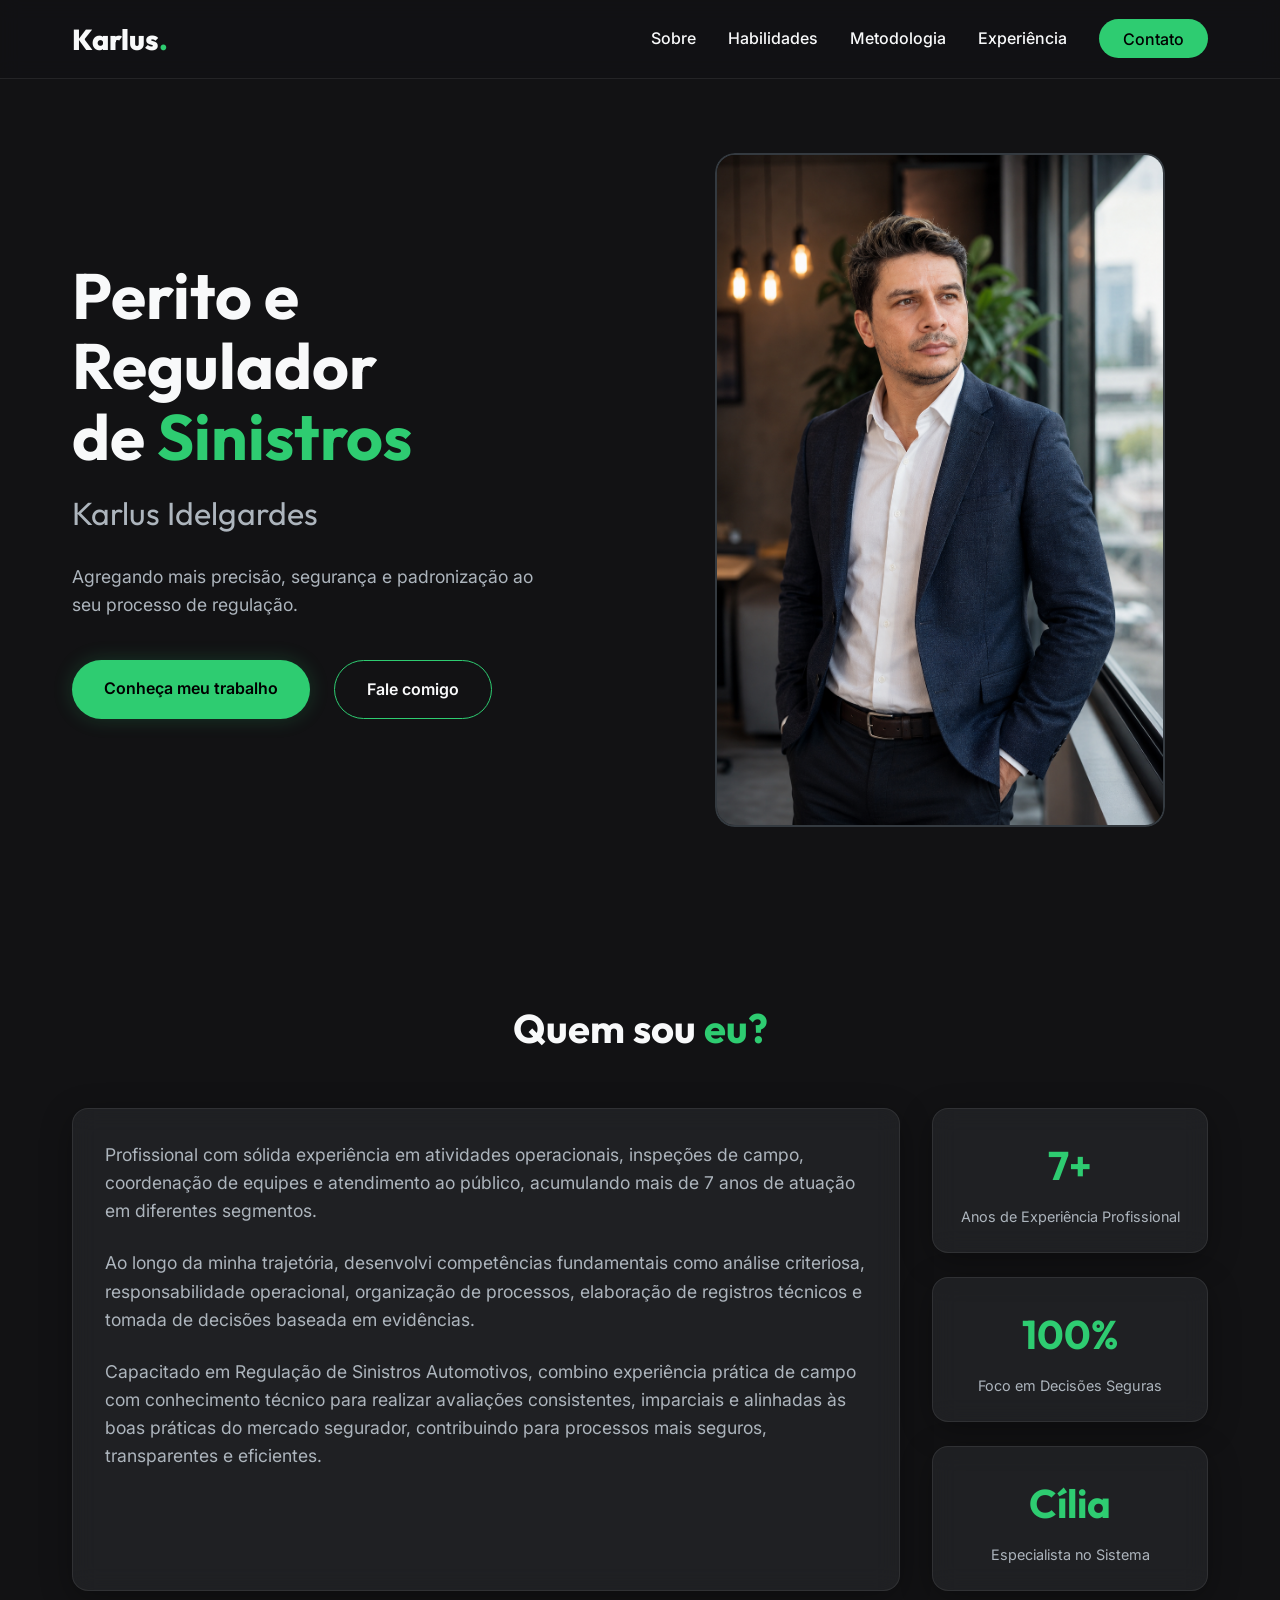
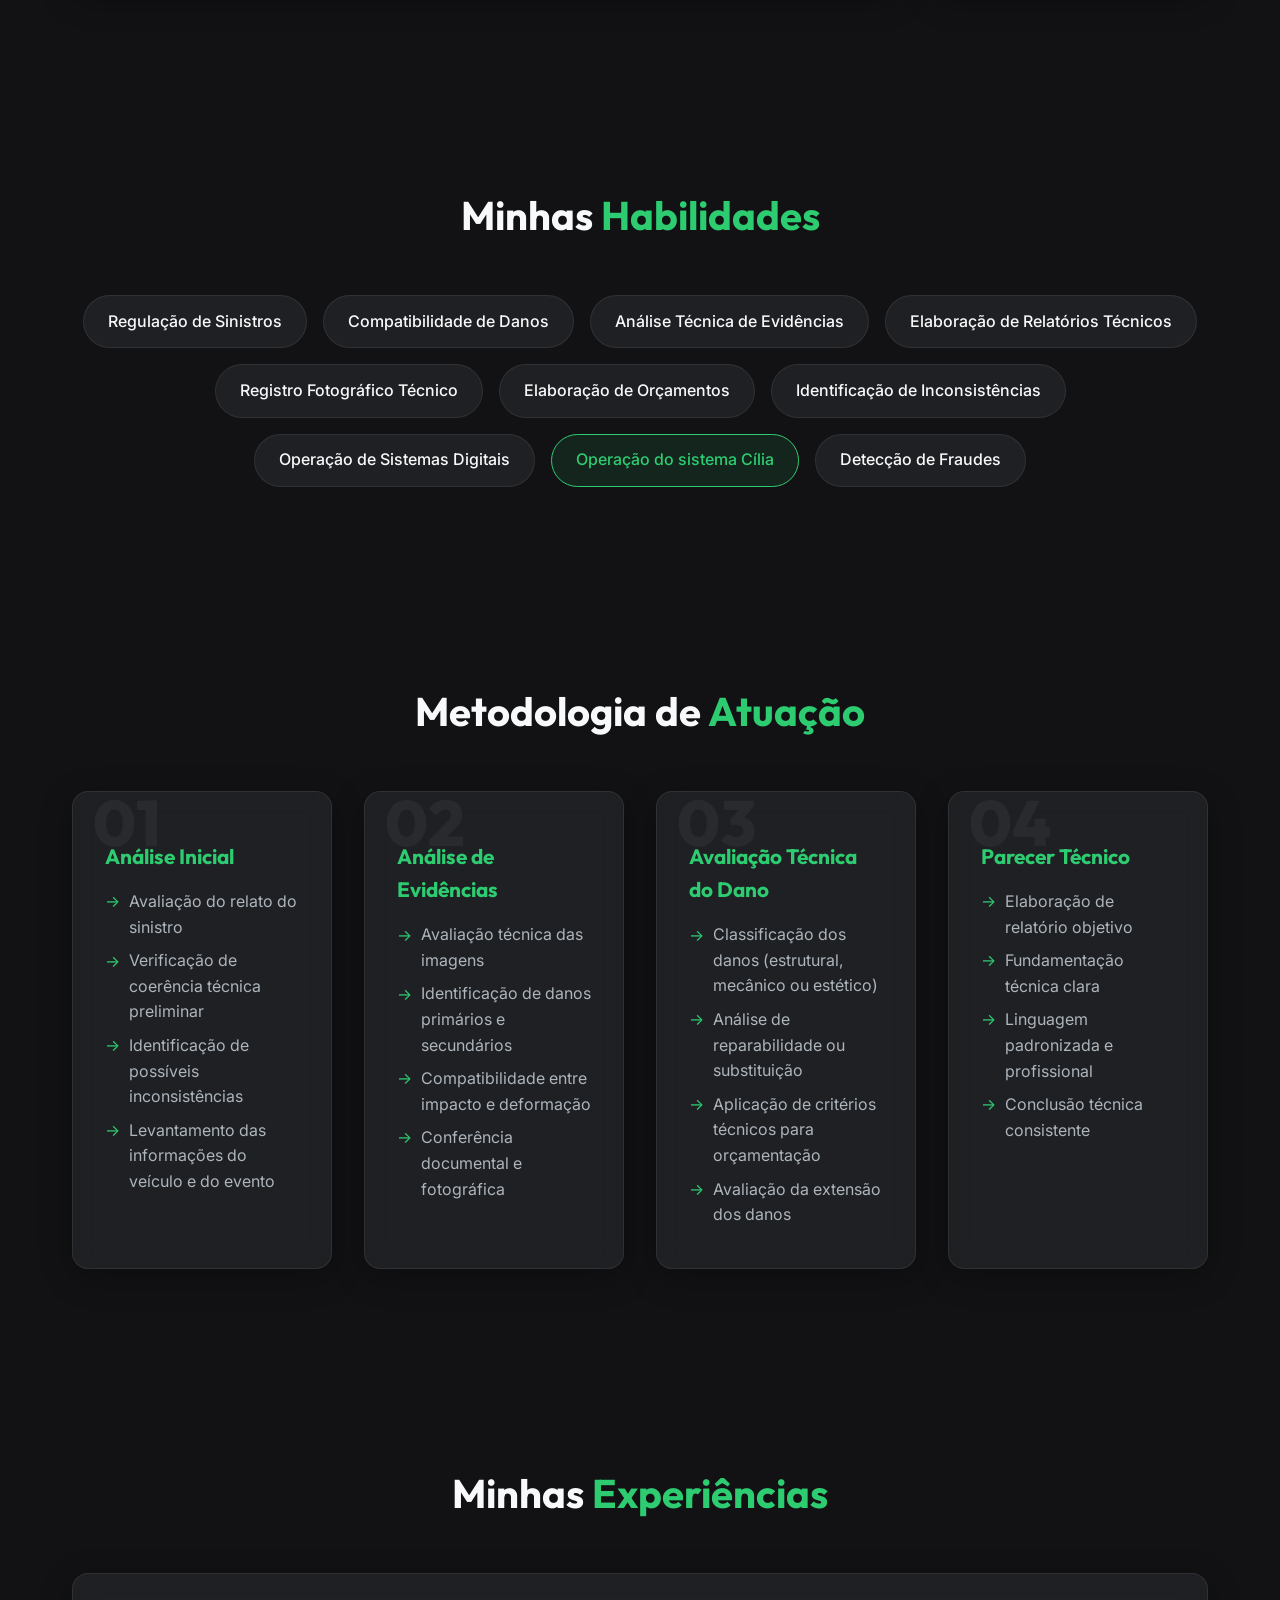
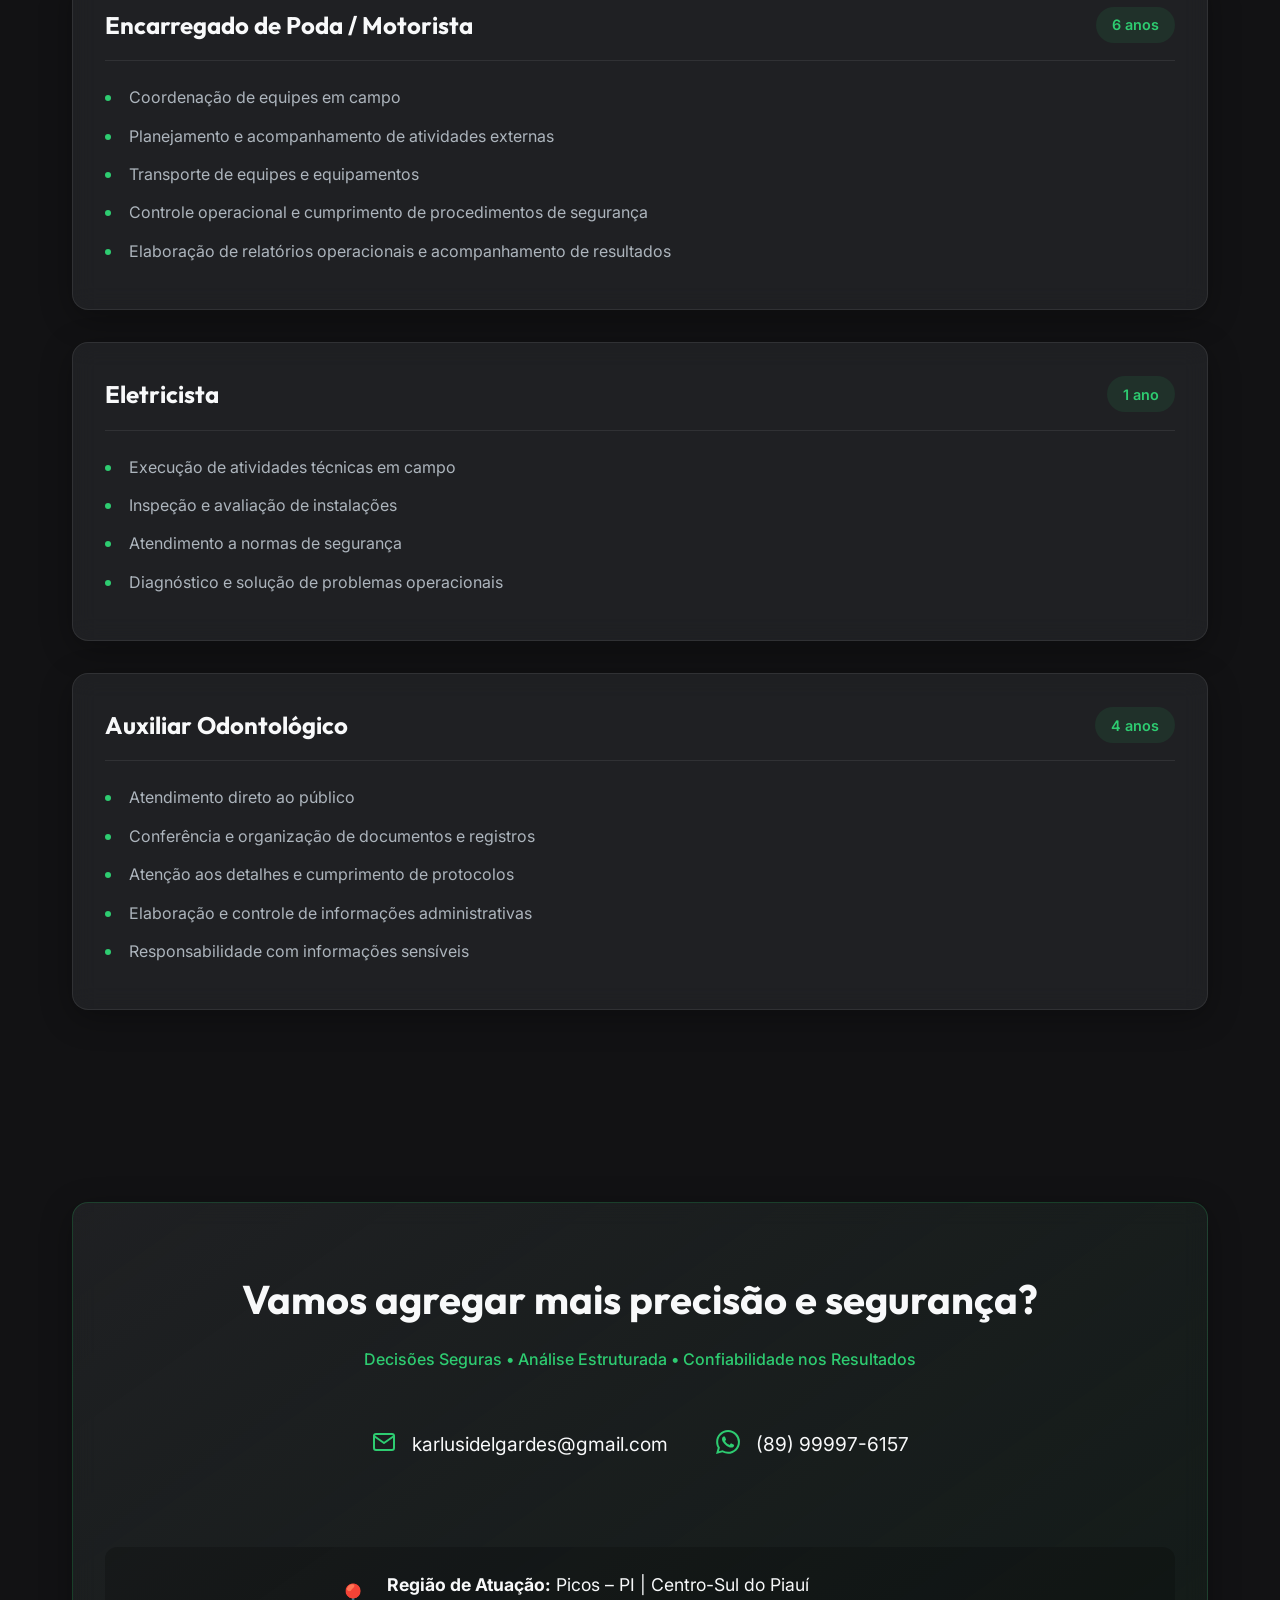
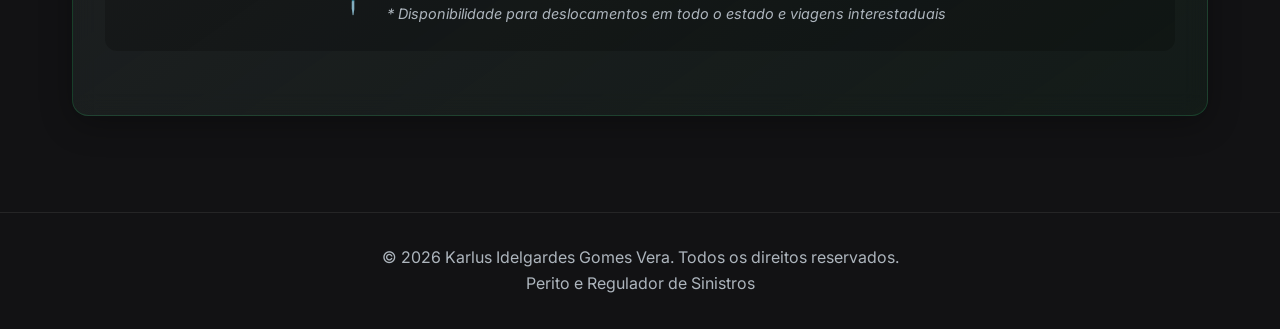
<file: index.html>
<!DOCTYPE html>
<html lang="pt-BR">

<head>
    <meta charset="UTF-8">
    <meta name="viewport" content="width=device-width, initial-scale=1.0">
    <title>Karlus Idelgardes - Perito e Regulador de Sinistros</title>
    <meta name="description" content="Portfólio de Karlus Idelgardes Gomes Vera - Perito e Regulador de Sinistros">
    <link rel="stylesheet" href="style.css">
    <link
        href="https://fonts.googleapis.com/css2?family=Inter:wght@300;400;600;800&family=Outfit:wght@400;700&display=swap"
        rel="stylesheet">
</head>

<body>
    <nav class="navbar">
        <div class="nav-content">
            <a href="#home" class="logo">Karlus<span>.</span></a>
            <ul class="nav-links">
                <li><a href="#sobre">Sobre</a></li>
                <li><a href="#habilidades">Habilidades</a></li>
                <li><a href="#metodologia">Metodologia</a></li>
                <li><a href="#experiencia">Experiência</a></li>
                <li><a href="#contato" class="btn-contato">Contato</a></li>
            </ul>
        </div>
    </nav>

    <header id="home" class="hero">
        <div class="hero-content">
            <div class="hero-text">
                <h1>Perito e Regulador <br>de <span class="highlight">Sinistros</span></h1>
                <h2>Karlus Idelgardes</h2>
                <p>Agregando mais precisão, segurança e padronização ao seu processo de regulação.</p>
                <div class="hero-buttons">
                    <a href="#sobre" class="btn-primary">Conheça meu trabalho</a>
                    <a href="#contato" class="btn-secondary">Fale comigo</a>
                </div>
            </div>
            <div class="hero-image">
                <div class="image-wrapper">
                    <img src="./Imagens%20portifo/Karlus%20Image%2017%20de%20jun.%20de%20Regulador5.png"
                        alt="Karlus Idelgardes - Foto">
                    <div class="glow"></div>
                </div>
            </div>
        </div>
    </header>

    <section id="sobre" class="about-section fade-in">
        <div class="container">
            <h2 class="section-title">Quem sou <span>eu?</span></h2>
            <div class="about-grid">
                <div class="about-text glass-card">
                    <p>Profissional com sólida experiência em atividades operacionais, inspeções de campo, coordenação
                        de equipes e atendimento ao público, acumulando mais de 7 anos de atuação em diferentes
                        segmentos.</p>
                    <p>Ao longo da minha trajetória, desenvolvi competências fundamentais como análise criteriosa,
                        responsabilidade operacional, organização de processos, elaboração de registros técnicos e
                        tomada de decisões baseada em evidências.</p>
                    <p>Capacitado em Regulação de Sinistros Automotivos, combino experiência prática de campo com
                        conhecimento técnico para realizar avaliações consistentes, imparciais e alinhadas às boas
                        práticas do mercado segurador, contribuindo para processos mais seguros, transparentes e
                        eficientes.</p>
                </div>
                <div class="about-stats">
                    <div class="stat-box glass-card">
                        <h3>7+</h3>
                        <p>Anos de Experiência Profissional</p>
                    </div>
                    <div class="stat-box glass-card">
                        <h3>100%</h3>
                        <p>Foco em Decisões Seguras</p>
                    </div>
                    <div class="stat-box glass-card">
                        <h3>Cília</h3>
                        <p>Especialista no Sistema</p>
                    </div>
                </div>
            </div>
        </div>
    </section>

    <section id="habilidades" class="skills-section fade-in">
        <div class="container">
            <h2 class="section-title">Minhas <span>Habilidades</span></h2>
            <div class="skills-grid">
                <div class="skill-tag">Regulação de Sinistros</div>
                <div class="skill-tag">Compatibilidade de Danos</div>
                <div class="skill-tag">Análise Técnica de Evidências</div>
                <div class="skill-tag">Elaboração de Relatórios Técnicos</div>
                <div class="skill-tag">Registro Fotográfico Técnico</div>
                <div class="skill-tag">Elaboração de Orçamentos</div>
                <div class="skill-tag">Identificação de Inconsistências</div>
                <div class="skill-tag">Operação de Sistemas Digitais</div>
                <div class="skill-tag highlight-skill">Operação do sistema Cília</div>
                <div class="skill-tag">Detecção de Fraudes</div>
            </div>
        </div>
    </section>

    <section id="metodologia" class="methodology-section fade-in">
        <div class="container">
            <h2 class="section-title">Metodologia de <span>Atuação</span></h2>
            <div class="timeline">
                <div class="timeline-item glass-card">
                    <div class="step-number">01</div>
                    <h3>Análise Inicial</h3>
                    <ul>
                        <li>Avaliação do relato do sinistro</li>
                        <li>Verificação de coerência técnica preliminar</li>
                        <li>Identificação de possíveis inconsistências</li>
                        <li>Levantamento das informações do veículo e do evento</li>
                    </ul>
                </div>
                <div class="timeline-item glass-card">
                    <div class="step-number">02</div>
                    <h3>Análise de Evidências</h3>
                    <ul>
                        <li>Avaliação técnica das imagens</li>
                        <li>Identificação de danos primários e secundários</li>
                        <li>Compatibilidade entre impacto e deformação</li>
                        <li>Conferência documental e fotográfica</li>
                    </ul>
                </div>
                <div class="timeline-item glass-card">
                    <div class="step-number">03</div>
                    <h3>Avaliação Técnica do Dano</h3>
                    <ul>
                        <li>Classificação dos danos (estrutural, mecânico ou estético)</li>
                        <li>Análise de reparabilidade ou substituição</li>
                        <li>Aplicação de critérios técnicos para orçamentação</li>
                        <li>Avaliação da extensão dos danos</li>
                    </ul>
                </div>
                <div class="timeline-item glass-card">
                    <div class="step-number">04</div>
                    <h3>Parecer Técnico</h3>
                    <ul>
                        <li>Elaboração de relatório objetivo</li>
                        <li>Fundamentação técnica clara</li>
                        <li>Linguagem padronizada e profissional</li>
                        <li>Conclusão técnica consistente</li>
                    </ul>
                </div>
            </div>
        </div>
    </section>

    <section id="experiencia" class="experience-section fade-in">
        <div class="container">
            <h2 class="section-title">Minhas <span>Experiências</span></h2>
            <div class="exp-grid">
                <div class="exp-card glass-card">
                    <div class="exp-header">
                        <h3>Encarregado de Poda / Motorista</h3>
                        <span class="exp-time">6 anos</span>
                    </div>
                    <ul>
                        <li>Coordenação de equipes em campo</li>
                        <li>Planejamento e acompanhamento de atividades externas</li>
                        <li>Transporte de equipes e equipamentos</li>
                        <li>Controle operacional e cumprimento de procedimentos de segurança</li>
                        <li>Elaboração de relatórios operacionais e acompanhamento de resultados</li>
                    </ul>
                </div>
                <div class="exp-card glass-card">
                    <div class="exp-header">
                        <h3>Eletricista</h3>
                        <span class="exp-time">1 ano</span>
                    </div>
                    <ul>
                        <li>Execução de atividades técnicas em campo</li>
                        <li>Inspeção e avaliação de instalações</li>
                        <li>Atendimento a normas de segurança</li>
                        <li>Diagnóstico e solução de problemas operacionais</li>
                    </ul>
                </div>
                <div class="exp-card glass-card">
                    <div class="exp-header">
                        <h3>Auxiliar Odontológico</h3>
                        <span class="exp-time">4 anos</span>
                    </div>
                    <ul>
                        <li>Atendimento direto ao público</li>
                        <li>Conferência e organização de documentos e registros</li>
                        <li>Atenção aos detalhes e cumprimento de protocolos</li>
                        <li>Elaboração e controle de informações administrativas</li>
                        <li>Responsabilidade com informações sensíveis</li>
                    </ul>
                </div>
            </div>
        </div>
    </section>

    <section id="contato" class="contact-section fade-in">
        <div class="container">
            <div class="contact-box glass-card">
                <div class="contact-info">
                    <h2>Vamos agregar mais precisão e segurança?</h2>
                    <p>Decisões Seguras • Análise Estruturada • Confiabilidade nos Resultados</p>

                    <div class="contact-details">
                        <div class="contact-item">
                            <span class="icon">
                                <svg xmlns="http://www.w3.org/2000/svg" width="24" height="24" viewBox="0 0 24 24" fill="none" stroke="var(--primary-green)" stroke-width="2" stroke-linecap="round" stroke-linejoin="round"><path d="M4 4h16c1.1 0 2 .9 2 2v12c0 1.1-.9 2-2 2H4c-1.1 0-2-.9-2-2V6c0-1.1.9-2 2-2z"></path><polyline points="22,6 12,13 2,6"></polyline></svg>
                            </span>
                            <a href="mailto:karlusidelgardes@gmail.com">karlusidelgardes@gmail.com</a>
                        </div>
                        <div class="contact-item">
                            <span class="icon">
                                <svg xmlns="http://www.w3.org/2000/svg" width="24" height="24" viewBox="0 0 24 24" fill="var(--primary-green)"><path d="M17.472 14.382c-.297-.149-1.758-.867-2.03-.967-.273-.099-.471-.148-.67.15-.197.297-.767.966-.94 1.164-.173.199-.347.223-.644.075-.297-.15-1.255-.463-2.39-1.475-.883-.788-1.48-1.761-1.653-2.059-.173-.297-.018-.458.13-.606.134-.133.298-.347.446-.52.149-.174.198-.298.298-.497.099-.198.05-.371-.025-.52-.075-.149-.669-1.612-.916-2.207-.242-.579-.487-.5-.669-.51-.173-.008-.371-.01-.57-.01-.198 0-.52.074-.792.372-.272.297-1.04 1.016-1.04 2.479 0 1.462 1.065 2.875 1.213 3.074.149.198 2.096 3.2 5.077 4.487.709.306 1.262.489 1.694.625.712.227 1.36.195 1.871.118.571-.085 1.758-.719 2.006-1.413.248-.694.248-1.289.173-1.413-.074-.124-.272-.198-.57-.347m-5.421 7.403h-.004a9.87 9.87 0 01-5.031-1.378l-.361-.214-3.741.982.998-3.648-.235-.374a9.86 9.86 0 01-1.51-5.26c.001-5.45 4.436-9.884 9.888-9.884 2.64 0 5.122 1.03 6.988 2.898a9.825 9.825 0 012.893 6.994c-.003 5.45-4.437 9.884-9.885 9.884m8.413-18.297A11.815 11.815 0 0012.05 0C5.495 0 .16 5.335.157 11.892c0 2.096.547 4.142 1.588 5.945L.057 24l6.305-1.654a11.882 11.882 0 005.683 1.448h.005c6.554 0 11.89-5.335 11.893-11.893a11.821 11.821 0 00-3.48-8.413Z"/></svg>
                            </span>
                            <a href="https://wa.me/5589999976157" target="_blank">(89) 99997-6157</a>
                        </div>
                        <div class="contact-item region-info">
                            <span class="icon">📍</span>
                            <div>
                                <p><strong>Região de Atuação:</strong> Picos – PI | Centro-Sul do Piauí</p>
                                <p><em>* Disponibilidade para deslocamentos em todo o estado e viagens
                                        interestaduais</em></p>
                            </div>
                        </div>
                    </div>
                </div>
            </div>
        </div>
    </section>

    <footer>
        <div class="container footer-content">
            <p>&copy; 2026 Karlus Idelgardes Gomes Vera. Todos os direitos reservados.</p>
            <p>Perito e Regulador de Sinistros</p>
        </div>
    </footer>

    <script src="script.js"></script>
</body>

</html>
</file>
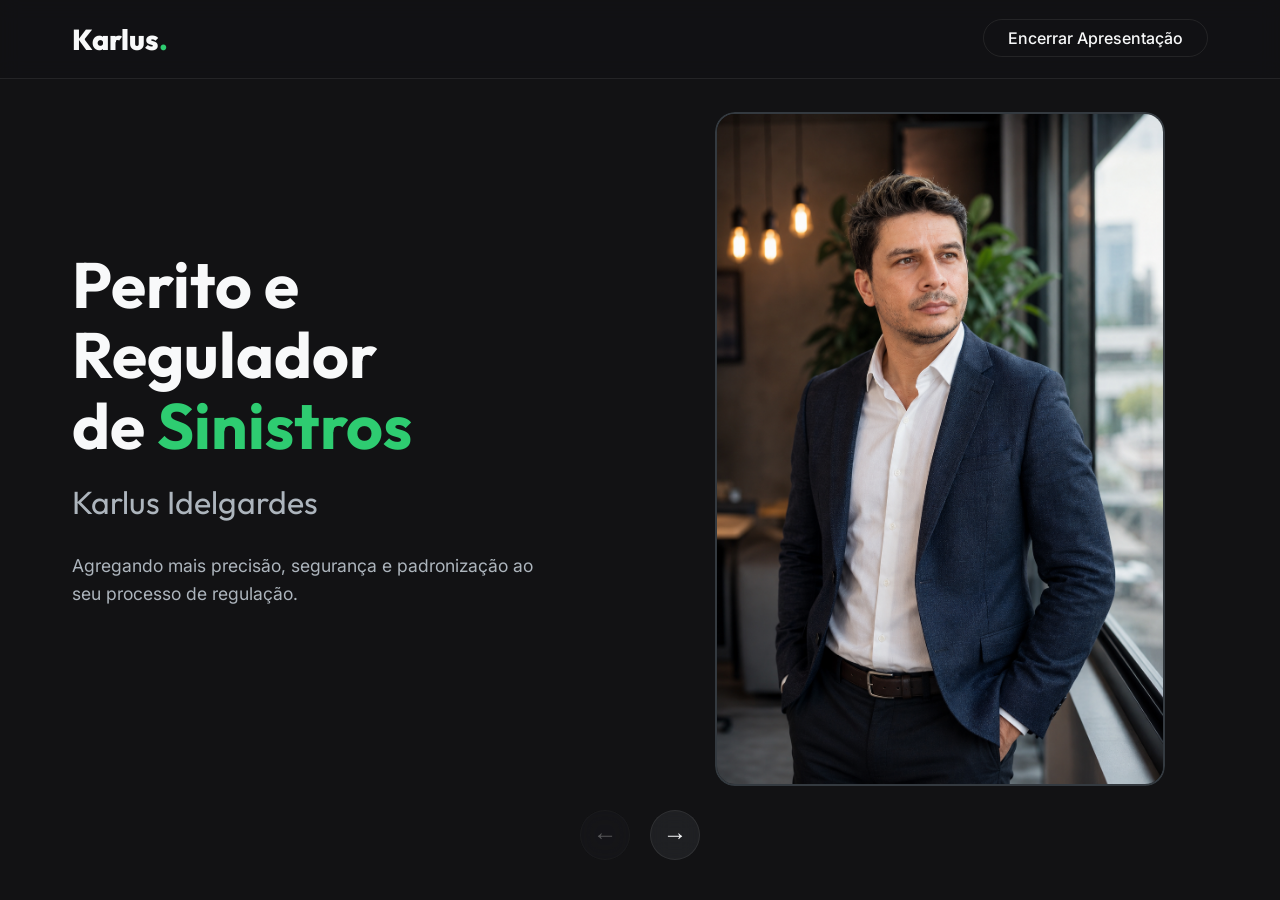
<file: apresentacao.html>
<!DOCTYPE html>
<html lang="pt-BR">

<head>
    <meta charset="UTF-8">
    <meta name="viewport" content="width=device-width, initial-scale=1.0">
    <title>Apresentação em Slides - Karlus Idelgardes</title>
    <link rel="stylesheet" href="style.css">
    <link href="https://fonts.googleapis.com/css2?family=Inter:wght@300;400;600;800&family=Outfit:wght@400;700&display=swap" rel="stylesheet">
    
    <style>
        /* Slides Overrides */
        body, html {
            overflow: hidden; /* Oculta a barra de rolagem principal */
            margin: 0;
            padding: 0;
            height: 100vh;
            background-color: var(--bg-dark);
        }

        .slides-container {
            display: flex;
            overflow-x: scroll;
            overflow-y: hidden;
            scroll-snap-type: x mandatory;
            scroll-behavior: smooth;
            height: 100vh;
            width: 100vw;
        }

        .slides-container::-webkit-scrollbar {
            display: none; /* Oculta barra para visual mais limpo */
        }
        
        .slide {
            flex: 0 0 100vw;
            width: 100vw;
            height: 100vh;
            scroll-snap-align: start;
            display: flex;
            align-items: flex-start; /* Changed from center to prevent top cutoff */
            justify-content: center;
            position: relative;
            overflow-y: auto; /* Permite rolar internamente caso o conteúdo seja grande */
            padding-top: 80px; /* Increased to account for navbar */
            padding-bottom: 80px; /* Added space for controls */
        }

        .slide > .container, .slide > .hero-content {
            width: 100%;
            max-width: 1200px;
            padding: 2rem;
            margin: 0 auto;
        }

        footer {
            display: none; /* Sem rodapé nos slides */
        }

        /* Navbar reduzida para slides */
        .navbar {
            background: rgba(18, 18, 20, 0.9) !important;
        }
        
        .btn-voltar {
            background: transparent;
            color: var(--text-main);
            padding: 0.5rem 1.5rem;
            border-radius: 30px;
            font-weight: 600;
            border: 1px solid var(--border-glass);
            transition: all 0.3s;
        }
        
        .btn-voltar:hover {
            border-color: var(--primary-green);
            color: var(--primary-green);
        }

        /* Controles dos slides */
        .slide-controls {
            position: fixed;
            bottom: 40px;
            left: 50%;
            transform: translateX(-50%);
            display: flex;
            gap: 20px;
            z-index: 1000;
        }

        .slide-btn {
            background: var(--bg-card);
            border: 1px solid var(--border-glass);
            color: var(--text-main);
            width: 50px;
            height: 50px;
            border-radius: 50%;
            display: flex;
            align-items: center;
            justify-content: center;
            cursor: pointer;
            font-size: 1.5rem;
            backdrop-filter: blur(10px);
            transition: all 0.3s ease;
        }

        .slide-btn:hover {
            border-color: var(--primary-green);
            color: var(--primary-green);
            transform: scale(1.1);
        }

        /* Barra de progresso */
        .slide-progress {
            position: fixed;
            bottom: 0;
            left: 0;
            height: 6px;
            background: var(--primary-green);
            width: 0%;
            z-index: 1001;
            transition: width 0.3s ease;
            box-shadow: 0 0 10px var(--glow-green);
        }

        /* Remover animacoes do scroll de style.css que podem conflitar */
        .fade-in {
            opacity: 1 !important;
            transform: translateY(0) !important;
        }
        
        /* Ajuste do contato para os slides */
        .contact-box {
            margin-bottom: 80px;
        }

    </style>
</head>

<body>
    <nav class="navbar">
        <div class="nav-content">
            <div class="logo">Karlus<span>.</span></div>
            <ul class="nav-links">
                <li><a href="index.html" class="btn-voltar">Encerrar Apresentação</a></li>
            </ul>
        </div>
    </nav>

    <div class="slides-container" id="slides-container">
        
        <!-- Slide 1: Hero -->
        <header class="slide">
            <div class="hero-content">
                <div class="hero-text">
                    <h1>Perito e Regulador <br>de <span class="highlight">Sinistros</span></h1>
                    <h2>Karlus Idelgardes</h2>
                    <p>Agregando mais precisão, segurança e padronização ao seu processo de regulação.</p>
                </div>
                <div class="hero-image">
                    <div class="image-wrapper">
                        <img src="./Imagens%20portifo/Karlus%20Image%2017%20de%20jun.%20de%20Regulador5.png" alt="Karlus Idelgardes - Foto">
                        <div class="glow"></div>
                    </div>
                </div>
            </div>
        </header>

        <!-- Slide 2: Sobre -->
        <section class="slide">
            <div class="container">
                <h2 class="section-title">Quem sou <span>eu?</span></h2>
                <div class="about-grid">
                    <div class="about-text glass-card">
                        <p>Profissional com sólida experiência em atividades operacionais, inspeções de campo, coordenação
                            de equipes e atendimento ao público, acumulando mais de 7 anos de atuação em diferentes
                            segmentos.</p>
                        <p>Ao longo da minha trajetória, desenvolvi competências fundamentais como análise criteriosa,
                            responsabilidade operacional, organização de processos, elaboração de registros técnicos e
                            tomada de decisões baseada em evidências.</p>
                        <p>Capacitado em Regulação de Sinistros Automotivos, combino experiência prática de campo com
                            conhecimento técnico para realizar avaliações consistentes, imparciais e alinhadas às boas
                            práticas do mercado segurador, contribuindo para processos mais seguros, transparentes e
                            eficientes.</p>
                    </div>
                    <div class="about-stats">
                        <div class="stat-box glass-card">
                            <h3>7+</h3>
                            <p>Anos de Experiência Profissional</p>
                        </div>
                        <div class="stat-box glass-card">
                            <h3>100%</h3>
                            <p>Foco em Decisões Seguras</p>
                        </div>
                        <div class="stat-box glass-card">
                            <h3>Cília</h3>
                            <p>Especialista no Sistema</p>
                        </div>
                    </div>
                </div>
            </div>
        </section>

        <!-- Slide 3: Habilidades -->
        <section class="slide">
            <div class="container">
                <h2 class="section-title">Minhas <span>Habilidades</span></h2>
                <div class="skills-grid">
                    <div class="skill-tag">Regulação de Sinistros</div>
                    <div class="skill-tag">Compatibilidade de Danos</div>
                    <div class="skill-tag">Análise Técnica de Evidências</div>
                    <div class="skill-tag">Elaboração de Relatórios Técnicos</div>
                    <div class="skill-tag">Registro Fotográfico Técnico</div>
                    <div class="skill-tag">Elaboração de Orçamentos</div>
                    <div class="skill-tag">Identificação de Inconsistências</div>
                    <div class="skill-tag">Operação de Sistemas Digitais</div>
                    <div class="skill-tag highlight-skill">Operação do sistema Cília</div>
                    <div class="skill-tag">Detecção de Fraudes</div>
                </div>
            </div>
        </section>

        <!-- Slide 4: Metodologia -->
        <section class="slide">
            <div class="container">
                <h2 class="section-title">Metodologia de <span>Atuação</span></h2>
                <div class="timeline">
                    <div class="timeline-item glass-card">
                        <div class="step-number">01</div>
                        <h3>Análise Inicial</h3>
                        <ul>
                            <li>Avaliação do relato do sinistro</li>
                            <li>Verificação de coerência técnica preliminar</li>
                            <li>Identificação de possíveis inconsistências</li>
                            <li>Levantamento das informações do veículo e do evento</li>
                        </ul>
                    </div>
                    <div class="timeline-item glass-card">
                        <div class="step-number">02</div>
                        <h3>Análise de Evidências</h3>
                        <ul>
                            <li>Avaliação técnica das imagens</li>
                            <li>Identificação de danos primários e secundários</li>
                            <li>Compatibilidade entre impacto e deformação</li>
                            <li>Conferência documental e fotográfica</li>
                        </ul>
                    </div>
                    <div class="timeline-item glass-card">
                        <div class="step-number">03</div>
                        <h3>Avaliação Técnica do Dano</h3>
                        <ul>
                            <li>Classificação dos danos (estrutural, mecânico ou estético)</li>
                            <li>Análise de reparabilidade ou substituição</li>
                            <li>Aplicação de critérios técnicos para orçamentação</li>
                            <li>Avaliação da extensão dos danos</li>
                        </ul>
                    </div>
                    <div class="timeline-item glass-card">
                        <div class="step-number">04</div>
                        <h3>Parecer Técnico</h3>
                        <ul>
                            <li>Elaboração de relatório objetivo</li>
                            <li>Fundamentação técnica clara</li>
                            <li>Linguagem padronizada e profissional</li>
                            <li>Conclusão técnica consistente</li>
                        </ul>
                    </div>
                </div>
            </div>
        </section>

        <!-- Slide 5: Experiencias -->
        <section class="slide">
            <div class="container">
                <h2 class="section-title">Minhas <span>Experiências</span></h2>
                <div class="exp-grid">
                    <div class="exp-card glass-card">
                        <div class="exp-header">
                            <h3>Encarregado de Poda / Motorista</h3>
                            <span class="exp-time">6 anos</span>
                        </div>
                        <ul>
                            <li>Coordenação de equipes em campo</li>
                            <li>Planejamento e acompanhamento de atividades externas</li>
                            <li>Transporte de equipes e equipamentos</li>
                            <li>Controle operacional e cumprimento de procedimentos de segurança</li>
                            <li>Elaboração de relatórios operacionais e acompanhamento de resultados</li>
                        </ul>
                    </div>
                    <div class="exp-card glass-card">
                        <div class="exp-header">
                            <h3>Eletricista</h3>
                            <span class="exp-time">1 ano</span>
                        </div>
                        <ul>
                            <li>Execução de atividades técnicas em campo</li>
                            <li>Inspeção e avaliação de instalações</li>
                            <li>Atendimento a normas de segurança</li>
                            <li>Diagnóstico e solução de problemas operacionais</li>
                        </ul>
                    </div>
                    <div class="exp-card glass-card">
                        <div class="exp-header">
                            <h3>Auxiliar Odontológico</h3>
                            <span class="exp-time">4 anos</span>
                        </div>
                        <ul>
                            <li>Atendimento direto ao público</li>
                            <li>Conferência e organização de documentos e registros</li>
                            <li>Atenção aos detalhes e cumprimento de protocolos</li>
                            <li>Elaboração e controle de informações administrativas</li>
                            <li>Responsabilidade com informações sensíveis</li>
                        </ul>
                    </div>
                </div>
            </div>
        </section>

        <!-- Slide 6: Contato -->
        <section class="slide">
            <div class="container">
                <div class="contact-box glass-card">
                    <div class="contact-info">
                        <h2>Vamos agregar mais precisão e segurança?</h2>
                        <p>Decisões Seguras • Análise Estruturada • Confiabilidade nos Resultados</p>
    
                        <div class="contact-details">
                            <div class="contact-item">
                                <span class="icon">
                                    <svg xmlns="http://www.w3.org/2000/svg" width="24" height="24" viewBox="0 0 24 24" fill="none" stroke="var(--primary-green)" stroke-width="2" stroke-linecap="round" stroke-linejoin="round"><path d="M4 4h16c1.1 0 2 .9 2 2v12c0 1.1-.9 2-2 2H4c-1.1 0-2-.9-2-2V6c0-1.1.9-2 2-2z"></path><polyline points="22,6 12,13 2,6"></polyline></svg>
                                </span>
                                <a href="mailto:karlusidelgardes@gmail.com">karlusidelgardes@gmail.com</a>
                            </div>
                            <div class="contact-item">
                                <span class="icon">
                                    <svg xmlns="http://www.w3.org/2000/svg" width="24" height="24" viewBox="0 0 24 24" fill="var(--primary-green)"><path d="M17.472 14.382c-.297-.149-1.758-.867-2.03-.967-.273-.099-.471-.148-.67.15-.197.297-.767.966-.94 1.164-.173.199-.347.223-.644.075-.297-.15-1.255-.463-2.39-1.475-.883-.788-1.48-1.761-1.653-2.059-.173-.297-.018-.458.13-.606.134-.133.298-.347.446-.52.149-.174.198-.298.298-.497.099-.198.05-.371-.025-.52-.075-.149-.669-1.612-.916-2.207-.242-.579-.487-.5-.669-.51-.173-.008-.371-.01-.57-.01-.198 0-.52.074-.792.372-.272.297-1.04 1.016-1.04 2.479 0 1.462 1.065 2.875 1.213 3.074.149.198 2.096 3.2 5.077 4.487.709.306 1.262.489 1.694.625.712.227 1.36.195 1.871.118.571-.085 1.758-.719 2.006-1.413.248-.694.248-1.289.173-1.413-.074-.124-.272-.198-.57-.347m-5.421 7.403h-.004a9.87 9.87 0 01-5.031-1.378l-.361-.214-3.741.982.998-3.648-.235-.374a9.86 9.86 0 01-1.51-5.26c.001-5.45 4.436-9.884 9.888-9.884 2.64 0 5.122 1.03 6.988 2.898a9.825 9.825 0 012.893 6.994c-.003 5.45-4.437 9.884-9.885 9.884m8.413-18.297A11.815 11.815 0 0012.05 0C5.495 0 .16 5.335.157 11.892c0 2.096.547 4.142 1.588 5.945L.057 24l6.305-1.654a11.882 11.882 0 005.683 1.448h.005c6.554 0 11.89-5.335 11.893-11.893a11.821 11.821 0 00-3.48-8.413Z"/></svg>
                                </span>
                                <a href="https://wa.me/5589999976157" target="_blank">(89) 99997-6157</a>
                            </div>
                            <div class="contact-item region-info">
                                <span class="icon">📍</span>
                                <div>
                                    <p><strong>Região de Atuação:</strong> Picos – PI | Centro-Sul do Piauí</p>
                                    <p><em>* Disponibilidade para deslocamentos em todo o estado e viagens
                                            interestaduais</em></p>
                                </div>
                            </div>
                        </div>
                    </div>
                </div>
            </div>
        </section>

    </div>

    <div class="slide-controls">
        <button class="slide-btn" id="prev-slide" aria-label="Slide anterior">←</button>
        <button class="slide-btn" id="next-slide" aria-label="Próximo slide">→</button>
    </div>
    
    <div class="slide-progress" id="slide-progress"></div>

    <script>
        const container = document.getElementById('slides-container');
        const slides = document.querySelectorAll('.slide');
        const prevBtn = document.getElementById('prev-slide');
        const nextBtn = document.getElementById('next-slide');
        const progressBar = document.getElementById('slide-progress');
        
        let currentSlideIndex = 0;

        function updateProgress() {
            const progress = (currentSlideIndex / (slides.length - 1)) * 100;
            progressBar.style.width = `${progress}%`;
            
            // Controle de botões visuais
            prevBtn.style.opacity = currentSlideIndex === 0 ? '0.3' : '1';
            nextBtn.style.opacity = currentSlideIndex === slides.length - 1 ? '0.3' : '1';
        }

        function scrollToSlide(index) {
            if (index >= 0 && index < slides.length) {
                // Ao invés de scrollIntoView que as vezes tem bugs, ajustamos o scrollLeft direto do container
                container.scrollTo({
                    left: slides[index].offsetLeft,
                    behavior: 'smooth'
                });
                currentSlideIndex = index;
                updateProgress();
            }
        }

        nextBtn.addEventListener('click', () => scrollToSlide(currentSlideIndex + 1));
        prevBtn.addEventListener('click', () => scrollToSlide(currentSlideIndex - 1));

        // Navegação por teclado
        document.addEventListener('keydown', (e) => {
            if (e.key === 'ArrowRight' || e.key === 'Space') {
                scrollToSlide(currentSlideIndex + 1);
            }
            if (e.key === 'ArrowLeft') {
                scrollToSlide(currentSlideIndex - 1);
            }
        });

        // Atualiza a barra e botoes quando rola manualmente ou pelo touch
        container.addEventListener('scroll', () => {
            // Calcula o slide atual baseado na posicao de scroll
            const index = Math.round(container.scrollLeft / window.innerWidth);
            if(index !== currentSlideIndex) {
                currentSlideIndex = index;
                updateProgress();
            }
        });
        
        updateProgress();
    </script>
</body>
</html>
</file>
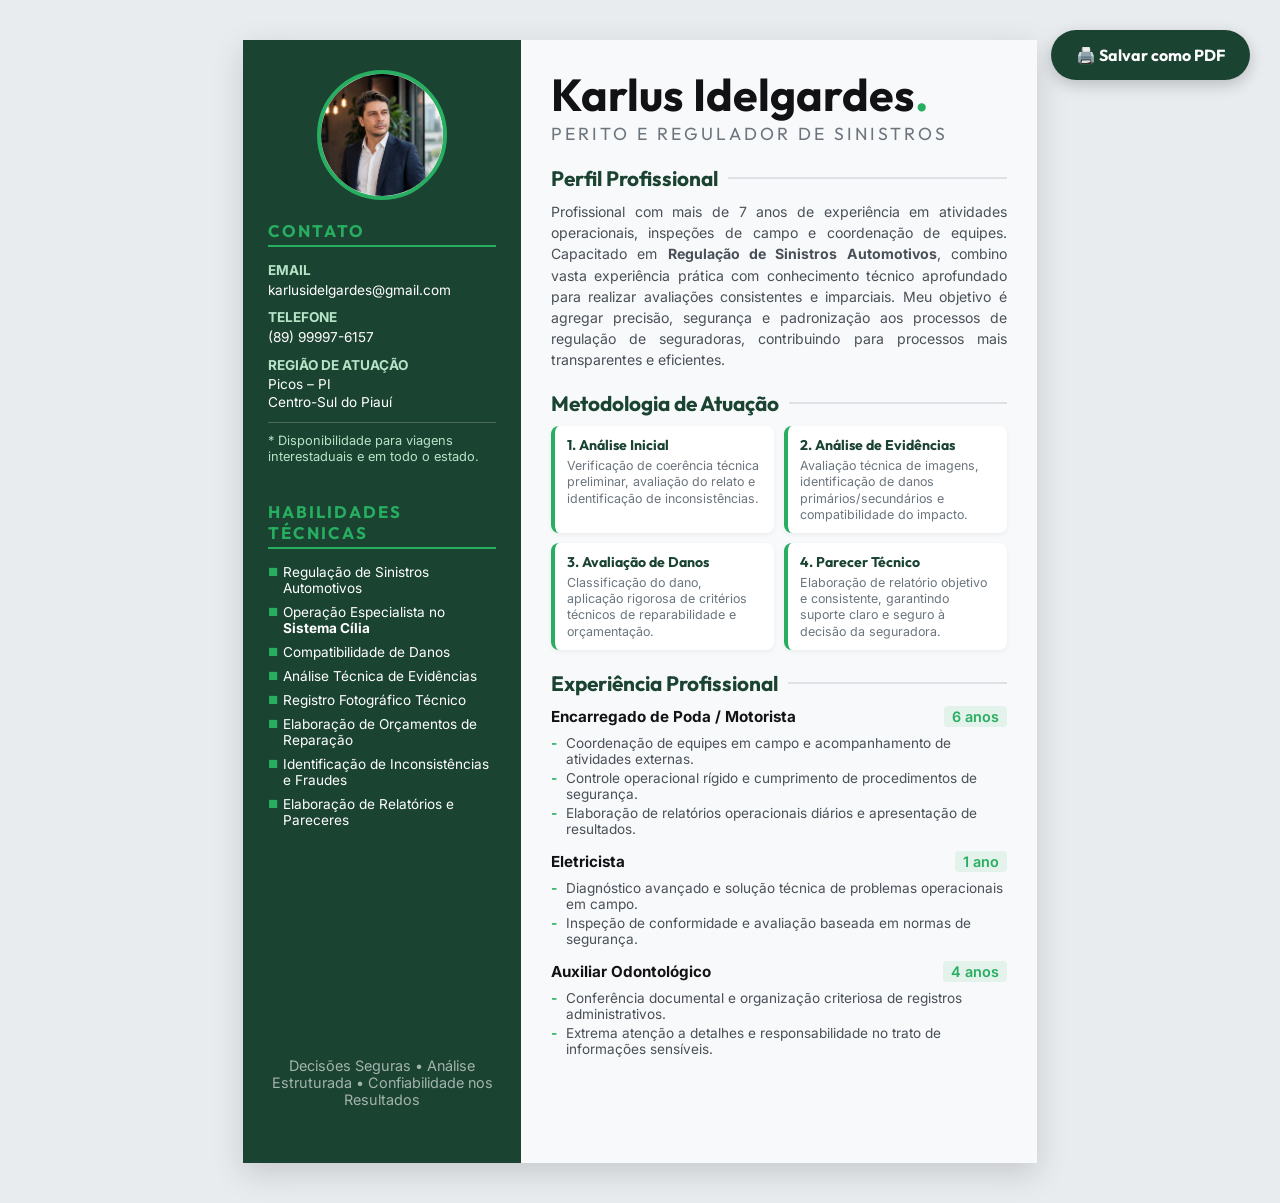
<file: curriculo.html>
<!DOCTYPE html>
<html lang="pt-BR">

<head>
    <meta charset="UTF-8">
    <meta name="viewport" content="width=device-width, initial-scale=1.0">
    <title>Currículo / Apresentação - Karlus Idelgardes</title>
    <link href="https://fonts.googleapis.com/css2?family=Inter:wght@300;400;600;800&family=Outfit:wght@400;700;800&display=swap" rel="stylesheet">
    <style>
        :root {
            --primary-green: #27ae60;
            --dark-green: #1b4332;
            --dark: #121214;
            --light-gray: #f8f9fa;
            --text-dark: #333333;
            --text-light: #ffffff;
            --text-muted: #6c757d;
        }

        * {
            margin: 0;
            padding: 0;
            box-sizing: border-box;
        }

        body {
            font-family: 'Inter', sans-serif;
            background-color: #e9ecef;
            display: flex;
            justify-content: center;
            padding: 40px 20px;
        }

        h1, h2, h3, h4 {
            font-family: 'Outfit', sans-serif;
        }

        .a4-sheet {
            width: 210mm;
            height: 297mm;
            max-height: 297mm;
            background: #ffffff;
            box-shadow: 0 10px 30px rgba(0, 0, 0, 0.15);
            display: flex;
            overflow: hidden;
            position: relative;
        }

        .sidebar {
            width: 35%;
            background-color: var(--dark-green);
            color: var(--text-light);
            padding: 30px 25px;
            display: flex;
            flex-direction: column;
        }

        .profile-pic {
            width: 130px;
            height: 130px;
            border-radius: 50%;
            border: 4px solid var(--primary-green);
            margin: 0 auto 20px;
            overflow: hidden;
            background: #fff;
            display: flex;
            align-items: center;
            justify-content: center;
        }

        .profile-pic img {
            width: 100%;
            height: 100%;
            object-fit: cover;
            object-position: top;
        }

        .sidebar-section {
            margin-bottom: 25px;
        }

        .sidebar-title {
            font-size: 1.05rem;
            text-transform: uppercase;
            letter-spacing: 2px;
            border-bottom: 2px solid var(--primary-green);
            padding-bottom: 4px;
            margin-bottom: 15px;
            color: var(--primary-green);
        }

        .contact-item {
            margin-bottom: 10px;
            font-size: 0.85rem;
            display: flex;
            align-items: flex-start;
            gap: 8px;
            line-height: 1.3;
        }

        .contact-item strong {
            display: block;
            color: #b7e4c7;
            font-size: 0.85rem;
            text-transform: uppercase;
            margin-bottom: 2px;
        }

        .skill-list {
            list-style: none;
        }

        .skill-list li {
            font-size: 0.85rem;
            margin-bottom: 8px;
            position: relative;
            padding-left: 15px;
        }

        .skill-list li::before {
            content: '■';
            position: absolute;
            left: 0;
            top: 1px;
            color: var(--primary-green);
            font-size: 0.7rem;
        }

        .main-content {
            width: 65%;
            padding: 30px 30px;
            background: var(--light-gray);
            color: var(--text-dark);
        }

        .header-name {
            margin-bottom: 20px;
        }

        .header-name h1 {
            font-size: 2.8rem;
            line-height: 1.1;
            color: var(--dark);
            margin-bottom: 3px;
        }

        .header-name h1 span {
            color: var(--primary-green);
        }

        .header-name h2 {
            font-size: 1.1rem;
            color: var(--text-muted);
            font-weight: 400;
            text-transform: uppercase;
            letter-spacing: 3px;
        }

        .section {
            margin-bottom: 20px;
        }

        .section-title {
            font-size: 1.3rem;
            color: var(--dark-green);
            margin-bottom: 10px;
            display: flex;
            align-items: center;
            gap: 10px;
        }

        .section-title::after {
            content: '';
            flex: 1;
            height: 2px;
            background: #dee2e6;
        }

        .text-body {
            font-size: 0.88rem;
            line-height: 1.5;
            color: #495057;
            text-align: justify;
        }

        .experience-item {
            margin-bottom: 14px;
        }

        .exp-header {
            display: flex;
            justify-content: space-between;
            align-items: center;
            margin-bottom: 5px;
        }

        .exp-title {
            font-size: 0.95rem;
            font-weight: 700;
            color: var(--dark);
        }

        .exp-time {
            font-size: 0.9rem;
            color: var(--primary-green);
            font-weight: 600;
            background: rgba(39, 174, 96, 0.1);
            padding: 2px 8px;
            border-radius: 4px;
        }

        .exp-details {
            list-style: none;
            margin-top: 8px;
        }

        .exp-details li {
            font-size: 0.85rem;
            color: #495057;
            margin-bottom: 3px;
            padding-left: 15px;
            position: relative;
        }

        .exp-details li::before {
            content: '-';
            position: absolute;
            left: 0;
            color: var(--primary-green);
            font-weight: bold;
        }

        .methodology-grid {
            display: grid;
            grid-template-columns: 1fr 1fr;
            gap: 10px;
        }

        .methodology-box {
            background: #fff;
            padding: 10px 12px;
            border-radius: 8px;
            border-left: 4px solid var(--primary-green);
            box-shadow: 0 2px 5px rgba(0,0,0,0.05);
        }

        .methodology-box h4 {
            color: var(--dark-green);
            font-size: 0.88rem;
            margin-bottom: 4px;
        }

        .methodology-box p {
            font-size: 0.78rem;
            color: #6c757d;
            line-height: 1.3;
        }

        .print-btn {
            position: fixed;
            top: 30px;
            right: 30px;
            background: var(--dark-green);
            color: white;
            border: none;
            padding: 15px 25px;
            border-radius: 30px;
            font-size: 1rem;
            font-weight: bold;
            font-family: 'Outfit', sans-serif;
            cursor: pointer;
            box-shadow: 0 5px 15px rgba(0,0,0,0.2);
            transition: all 0.3s ease;
            z-index: 1000;
            display: flex;
            align-items: center;
            gap: 10px;
        }

        .print-btn:hover {
            background: var(--primary-green);
            transform: translateY(-2px);
        }

        @media print {
            body {
                padding: 0;
                margin: 0;
                background: white;
                -webkit-print-color-adjust: exact !important;
                print-color-adjust: exact !important;
                color-adjust: exact !important;
            }

            .a4-sheet {
                box-shadow: none;
                width: 100%;
                height: 100vh;
                max-height: none;
                page-break-inside: avoid;
            }

            .sidebar {
                -webkit-print-color-adjust: exact !important;
                print-color-adjust: exact !important;
            }

            .methodology-box {
                -webkit-print-color-adjust: exact !important;
                print-color-adjust: exact !important;
            }

            .exp-time {
                -webkit-print-color-adjust: exact !important;
                print-color-adjust: exact !important;
            }

            .print-btn {
                display: none !important;
            }

            @page {
                size: A4;
                margin: 0;
            }
        }
        
        @media (max-width: 768px) {
            .a4-sheet {
                flex-direction: column;
                width: 100%;
            }
            .sidebar, .main-content {
                width: 100%;
            }
            .methodology-grid {
                grid-template-columns: 1fr;
            }
        }
    </style>
</head>

<body>

    <button class="print-btn" onclick="window.print()">🖨️ Salvar como PDF</button>

    <div class="a4-sheet">
        <div class="sidebar">
            <div class="profile-pic">
                <img src="./Imagens%20portifo/Karlus%20Image%2017%20de%20jun.%20de%20Regulador5.png" alt="Karlus Idelgardes">
            </div>

            <div class="sidebar-section">
                <h3 class="sidebar-title">Contato</h3>
                <div class="contact-item">
                    <div>
                        <strong>Email</strong>
                        karlusidelgardes@gmail.com
                    </div>
                </div>
                <div class="contact-item">
                    <div>
                        <strong>Telefone</strong>
                        (89) 99997-6157
                    </div>
                </div>
                <div class="contact-item">
                    <div>
                        <strong>Região de Atuação</strong>
                        Picos – PI <br>Centro-Sul do Piauí
                    </div>
                </div>
                <div class="contact-item" style="margin-top: 10px; border-top: 1px solid rgba(255,255,255,0.2); padding-top: 10px;">
                    <div style="font-size: 0.8rem; color: #b7e4c7;">
                        * Disponibilidade para viagens interestaduais e em todo o estado.
                    </div>
                </div>
            </div>

            <div class="sidebar-section">
                <h3 class="sidebar-title">Habilidades Técnicas</h3>
                <ul class="skill-list">
                    <li>Regulação de Sinistros Automotivos</li>
                    <li>Operação Especialista no <b>Sistema Cília</b></li>
                    <li>Compatibilidade de Danos</li>
                    <li>Análise Técnica de Evidências</li>
                    <li>Registro Fotográfico Técnico</li>
                    <li>Elaboração de Orçamentos de Reparação</li>
                    <li>Identificação de Inconsistências e Fraudes</li>
                    <li>Elaboração de Relatórios e Pareceres</li>
                </ul>
            </div>
            
            <div class="sidebar-section" style="margin-top: auto;">
                <p style="font-size: 0.9rem; text-align: center; color: rgba(255,255,255,0.6);">
                    Decisões Seguras • Análise Estruturada • Confiabilidade nos Resultados
                </p>
            </div>
        </div>

        <div class="main-content">
            <div class="header-name">
                <h1>Karlus Idelgardes<span>.</span></h1>
                <h2>Perito e Regulador de Sinistros</h2>
            </div>

            <div class="section">
                <h3 class="section-title">Perfil Profissional</h3>
                <p class="text-body">
                    Profissional com mais de 7 anos de experiência em atividades operacionais, inspeções de campo e coordenação de equipes. Capacitado em <strong>Regulação de Sinistros Automotivos</strong>, combino vasta experiência prática com conhecimento técnico aprofundado para realizar avaliações consistentes e imparciais. Meu objetivo é agregar precisão, segurança e padronização aos processos de regulação de seguradoras, contribuindo para processos mais transparentes e eficientes.
                </p>
            </div>

            <div class="section">
                <h3 class="section-title">Metodologia de Atuação</h3>
                <div class="methodology-grid">
                    <div class="methodology-box">
                        <h4>1. Análise Inicial</h4>
                        <p>Verificação de coerência técnica preliminar, avaliação do relato e identificação de inconsistências.</p>
                    </div>
                    <div class="methodology-box">
                        <h4>2. Análise de Evidências</h4>
                        <p>Avaliação técnica de imagens, identificação de danos primários/secundários e compatibilidade do impacto.</p>
                    </div>
                    <div class="methodology-box">
                        <h4>3. Avaliação de Danos</h4>
                        <p>Classificação do dano, aplicação rigorosa de critérios técnicos de reparabilidade e orçamentação.</p>
                    </div>
                    <div class="methodology-box">
                        <h4>4. Parecer Técnico</h4>
                        <p>Elaboração de relatório objetivo e consistente, garantindo suporte claro e seguro à decisão da seguradora.</p>
                    </div>
                </div>
            </div>

            <div class="section">
                <h3 class="section-title">Experiência Profissional</h3>
                
                <div class="experience-item">
                    <div class="exp-header">
                        <span class="exp-title">Encarregado de Poda / Motorista</span>
                        <span class="exp-time">6 anos</span>
                    </div>
                    <ul class="exp-details">
                        <li>Coordenação de equipes em campo e acompanhamento de atividades externas.</li>
                        <li>Controle operacional rígido e cumprimento de procedimentos de segurança.</li>
                        <li>Elaboração de relatórios operacionais diários e apresentação de resultados.</li>
                    </ul>
                </div>

                <div class="experience-item">
                    <div class="exp-header">
                        <span class="exp-title">Eletricista</span>
                        <span class="exp-time">1 ano</span>
                    </div>
                    <ul class="exp-details">
                        <li>Diagnóstico avançado e solução técnica de problemas operacionais em campo.</li>
                        <li>Inspeção de conformidade e avaliação baseada em normas de segurança.</li>
                    </ul>
                </div>

                <div class="experience-item">
                    <div class="exp-header">
                        <span class="exp-title">Auxiliar Odontológico</span>
                        <span class="exp-time">4 anos</span>
                    </div>
                    <ul class="exp-details">
                        <li>Conferência documental e organização criteriosa de registros administrativos.</li>
                        <li>Extrema atenção a detalhes e responsabilidade no trato de informações sensíveis.</li>
                    </ul>
                </div>
            </div>

        </div>
    </div>

</body>
</html>
</file>
<file: style.css>
:root {
    --bg-dark: #121214;
    --bg-card: rgba(40, 42, 45, 0.6);
    --primary-green: #2ecc71;
    --primary-dark: #27ae60;
    --text-main: #f8f9fa;
    --text-muted: #adb5bd;
    --gray-accent: #343a40;
    --border-glass: rgba(255, 255, 255, 0.08);
    --glow-green: rgba(46, 204, 113, 0.3);
}

* {
    margin: 0;
    padding: 0;
    box-sizing: border-box;
}

body {
    font-family: 'Inter', sans-serif;
    background-color: var(--bg-dark);
    color: var(--text-main);
    line-height: 1.6;
    overflow-x: hidden;
}

h1, h2, h3, h4 {
    font-family: 'Outfit', sans-serif;
}

.highlight {
    color: var(--primary-green);
}

a {
    text-decoration: none;
    color: inherit;
    transition: all 0.3s ease;
}

/* Glassmorphism utility */
.glass-card {
    background: var(--bg-card);
    backdrop-filter: blur(12px);
    -webkit-backdrop-filter: blur(12px);
    border: 1px solid var(--border-glass);
    border-radius: 16px;
    padding: 2rem;
    box-shadow: 0 8px 32px 0 rgba(0, 0, 0, 0.3);
    transition: transform 0.3s ease, border-color 0.3s ease;
}

.glass-card:hover {
    transform: translateY(-5px);
    border-color: var(--primary-green);
}

.container {
    max-width: 1200px;
    margin: 0 auto;
    padding: 0 2rem;
}

.section-title {
    font-size: 2.5rem;
    margin-bottom: 3rem;
    text-align: center;
}

.section-title span {
    color: var(--primary-green);
}

/* Navbar */
.navbar {
    position: fixed;
    top: 0;
    left: 0;
    width: 100%;
    z-index: 1000;
    background: rgba(18, 18, 20, 0.8);
    backdrop-filter: blur(10px);
    border-bottom: 1px solid var(--border-glass);
    padding: 1rem 0;
    transition: all 0.3s ease;
}

.nav-content {
    max-width: 1200px;
    margin: 0 auto;
    padding: 0 2rem;
    display: flex;
    justify-content: space-between;
    align-items: center;
}

.logo {
    font-size: 1.8rem;
    font-weight: 800;
    font-family: 'Outfit', sans-serif;
}

.logo span {
    color: var(--primary-green);
}

.nav-links {
    display: flex;
    list-style: none;
    gap: 2rem;
    align-items: center;
}

.nav-links a {
    font-weight: 500;
    font-size: 1rem;
}

.nav-links a:hover {
    color: var(--primary-green);
}

.btn-contato {
    background: var(--primary-green);
    color: #000 !important;
    padding: 0.6rem 1.5rem;
    border-radius: 30px;
    font-weight: 600;
}

.btn-contato:hover {
    background: var(--primary-dark);
    box-shadow: 0 0 15px var(--glow-green);
}

/* Hero Section */
.hero {
    min-height: 100vh;
    display: flex;
    align-items: center;
    padding-top: 80px;
}

.hero-content {
    max-width: 1200px;
    margin: 0 auto;
    padding: 0 2rem;
    display: grid;
    grid-template-columns: 1fr 1fr;
    gap: 4rem;
    align-items: center;
}

.hero-text h1 {
    font-size: 4rem;
    line-height: 1.1;
    margin-bottom: 1rem;
}

.hero-text h2 {
    font-size: 2rem;
    color: var(--text-muted);
    margin-bottom: 1.5rem;
    font-weight: 400;
}

.hero-text p {
    font-size: 1.1rem;
    color: var(--text-muted);
    margin-bottom: 2.5rem;
    max-width: 90%;
}

.hero-buttons {
    display: flex;
    gap: 1.5rem;
}

.btn-primary {
    background: var(--primary-green);
    color: #000;
    padding: 1rem 2rem;
    border-radius: 30px;
    font-weight: 600;
    box-shadow: 0 0 20px rgba(46, 204, 113, 0.2);
}

.btn-primary:hover {
    background: var(--primary-dark);
    box-shadow: 0 0 25px rgba(46, 204, 113, 0.4);
    transform: translateY(-2px);
}

.btn-secondary {
    background: transparent;
    color: var(--text-main);
    padding: 1rem 2rem;
    border-radius: 30px;
    font-weight: 600;
    border: 1px solid var(--primary-green);
}

.btn-secondary:hover {
    background: rgba(46, 204, 113, 0.1);
    transform: translateY(-2px);
}

.hero-image {
    position: relative;
    display: flex;
    justify-content: center;
}

.image-wrapper {
    position: relative;
    width: 100%;
    max-width: 450px;
    border-radius: 20px;
    overflow: hidden;
}

.image-wrapper img {
    width: 100%;
    height: auto;
    display: block;
    border-radius: 20px;
    position: relative;
    z-index: 2;
    border: 2px solid var(--gray-accent);
}

.glow {
    position: absolute;
    top: 50%;
    left: 50%;
    transform: translate(-50%, -50%);
    width: 80%;
    height: 80%;
    background: var(--primary-green);
    filter: blur(100px);
    opacity: 0.4;
    z-index: 1;
    border-radius: 50%;
}

/* Sections Global */
section {
    padding: 6rem 0;
}

/* About Section */
.about-grid {
    display: grid;
    grid-template-columns: 3fr 1fr;
    gap: 2rem;
}

.about-text p {
    margin-bottom: 1.5rem;
    font-size: 1.1rem;
    color: var(--text-muted);
}

.about-stats {
    display: flex;
    flex-direction: column;
    gap: 1.5rem;
}

.stat-box {
    text-align: center;
    padding: 1.5rem;
}

.stat-box h3 {
    font-size: 2.5rem;
    color: var(--primary-green);
    margin-bottom: 0.5rem;
}

.stat-box p {
    font-size: 0.9rem;
    color: var(--text-muted);
}

/* Skills */
.skills-grid {
    display: flex;
    flex-wrap: wrap;
    gap: 1rem;
    justify-content: center;
}

.skill-tag {
    background: var(--bg-card);
    border: 1px solid var(--border-glass);
    padding: 0.8rem 1.5rem;
    border-radius: 30px;
    font-weight: 500;
    transition: all 0.3s ease;
    cursor: default;
}

.skill-tag:hover {
    border-color: var(--primary-green);
    color: var(--primary-green);
    transform: translateY(-3px);
}

.highlight-skill {
    background: rgba(46, 204, 113, 0.1);
    border-color: var(--primary-green);
    color: var(--primary-green);
}

/* Methodology Timeline */
.timeline {
    display: grid;
    grid-template-columns: repeat(auto-fit, minmax(250px, 1fr));
    gap: 2rem;
}

.timeline-item {
    position: relative;
    padding-top: 3rem;
}

.step-number {
    position: absolute;
    top: -20px;
    left: 20px;
    font-size: 4rem;
    font-weight: 800;
    color: rgba(255, 255, 255, 0.05);
    font-family: 'Outfit', sans-serif;
}

.timeline-item h3 {
    color: var(--primary-green);
    margin-bottom: 1rem;
    font-size: 1.3rem;
}

.timeline-item ul {
    list-style-type: none;
}

.timeline-item ul li {
    margin-bottom: 0.5rem;
    color: var(--text-muted);
    position: relative;
    padding-left: 1.5rem;
}

.timeline-item ul li::before {
    content: '→';
    position: absolute;
    left: 0;
    color: var(--primary-green);
}

/* Experience */
.exp-grid {
    display: flex;
    flex-direction: column;
    gap: 2rem;
}

.exp-header {
    display: flex;
    justify-content: space-between;
    align-items: center;
    margin-bottom: 1.5rem;
    border-bottom: 1px solid var(--border-glass);
    padding-bottom: 1rem;
}

.exp-header h3 {
    font-size: 1.5rem;
    color: var(--text-main);
}

.exp-time {
    background: rgba(46, 204, 113, 0.1);
    color: var(--primary-green);
    padding: 0.4rem 1rem;
    border-radius: 20px;
    font-weight: 600;
    font-size: 0.9rem;
}

.exp-card ul {
    list-style: none;
}

.exp-card ul li {
    margin-bottom: 0.8rem;
    color: var(--text-muted);
    padding-left: 1.5rem;
    position: relative;
}

.exp-card ul li::before {
    content: '';
    position: absolute;
    left: 0;
    top: 10px;
    width: 6px;
    height: 6px;
    background: var(--primary-green);
    border-radius: 50%;
}

/* Contact */
.contact-box {
    text-align: center;
    padding: 4rem 2rem;
    background: linear-gradient(145deg, var(--bg-card), rgba(46, 204, 113, 0.05));
    border: 1px solid rgba(46, 204, 113, 0.2);
}

.contact-info h2 {
    font-size: 2.5rem;
    margin-bottom: 1rem;
}

.contact-info > p {
    color: var(--primary-green);
    margin-bottom: 3rem;
    font-weight: 500;
}

.contact-details {
    display: flex;
    flex-wrap: wrap;
    justify-content: center;
    gap: 3rem;
}

.contact-item {
    display: flex;
    align-items: center;
    gap: 1rem;
    font-size: 1.2rem;
}

.contact-item .icon {
    font-size: 1.8rem;
}

.contact-item a:hover {
    color: var(--primary-green);
}

.region-info {
    width: 100%;
    text-align: left;
    background: rgba(0,0,0,0.2);
    padding: 1.5rem;
    border-radius: 12px;
    margin-top: 2rem;
    justify-content: center;
}

.region-info p {
    font-size: 1.1rem;
}

.region-info em {
    font-size: 0.9rem;
    color: var(--text-muted);
}

/* Footer */
footer {
    border-top: 1px solid var(--border-glass);
    padding: 2rem 0;
    text-align: center;
    color: var(--text-muted);
}

/* Animations */
.fade-in {
    opacity: 0;
    transform: translateY(30px);
    transition: opacity 0.8s ease, transform 0.8s ease;
}

.fade-in.visible {
    opacity: 1;
    transform: translateY(0);
}

/* Responsive */
@media (max-width: 992px) {
    .hero-content, .about-grid {
        grid-template-columns: 1fr;
    }
    
    .hero-text {
        text-align: center;
    }
    
    .hero-text p {
        margin: 0 auto 2.5rem;
    }
    
    .hero-buttons {
        justify-content: center;
    }

    .hero-text h1 {
        font-size: 3rem;
    }
}

@media (max-width: 768px) {
    .nav-links {
        display: none;
    }
    
    .section-title {
        font-size: 2rem;
    }

    .contact-details {
        gap: 1.5rem;
        flex-direction: column;
        align-items: center;
    }
}
</file>
